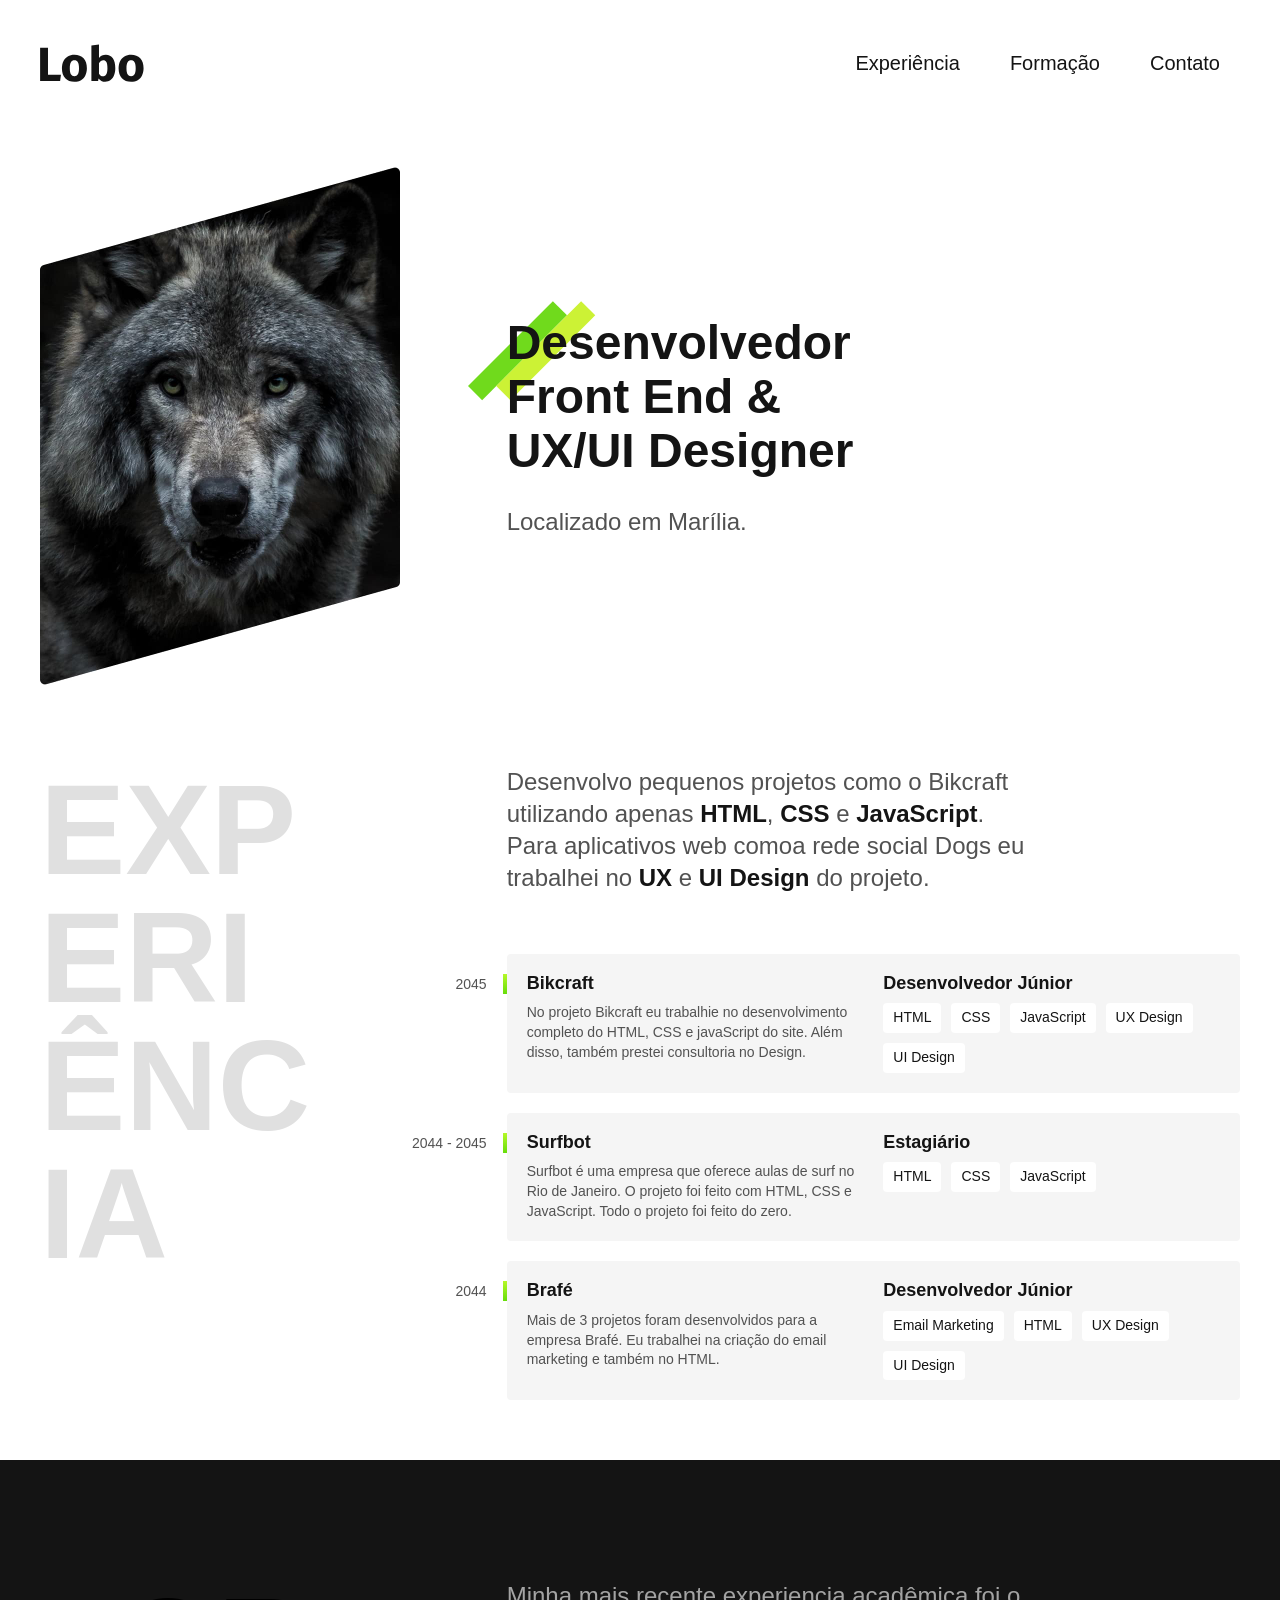
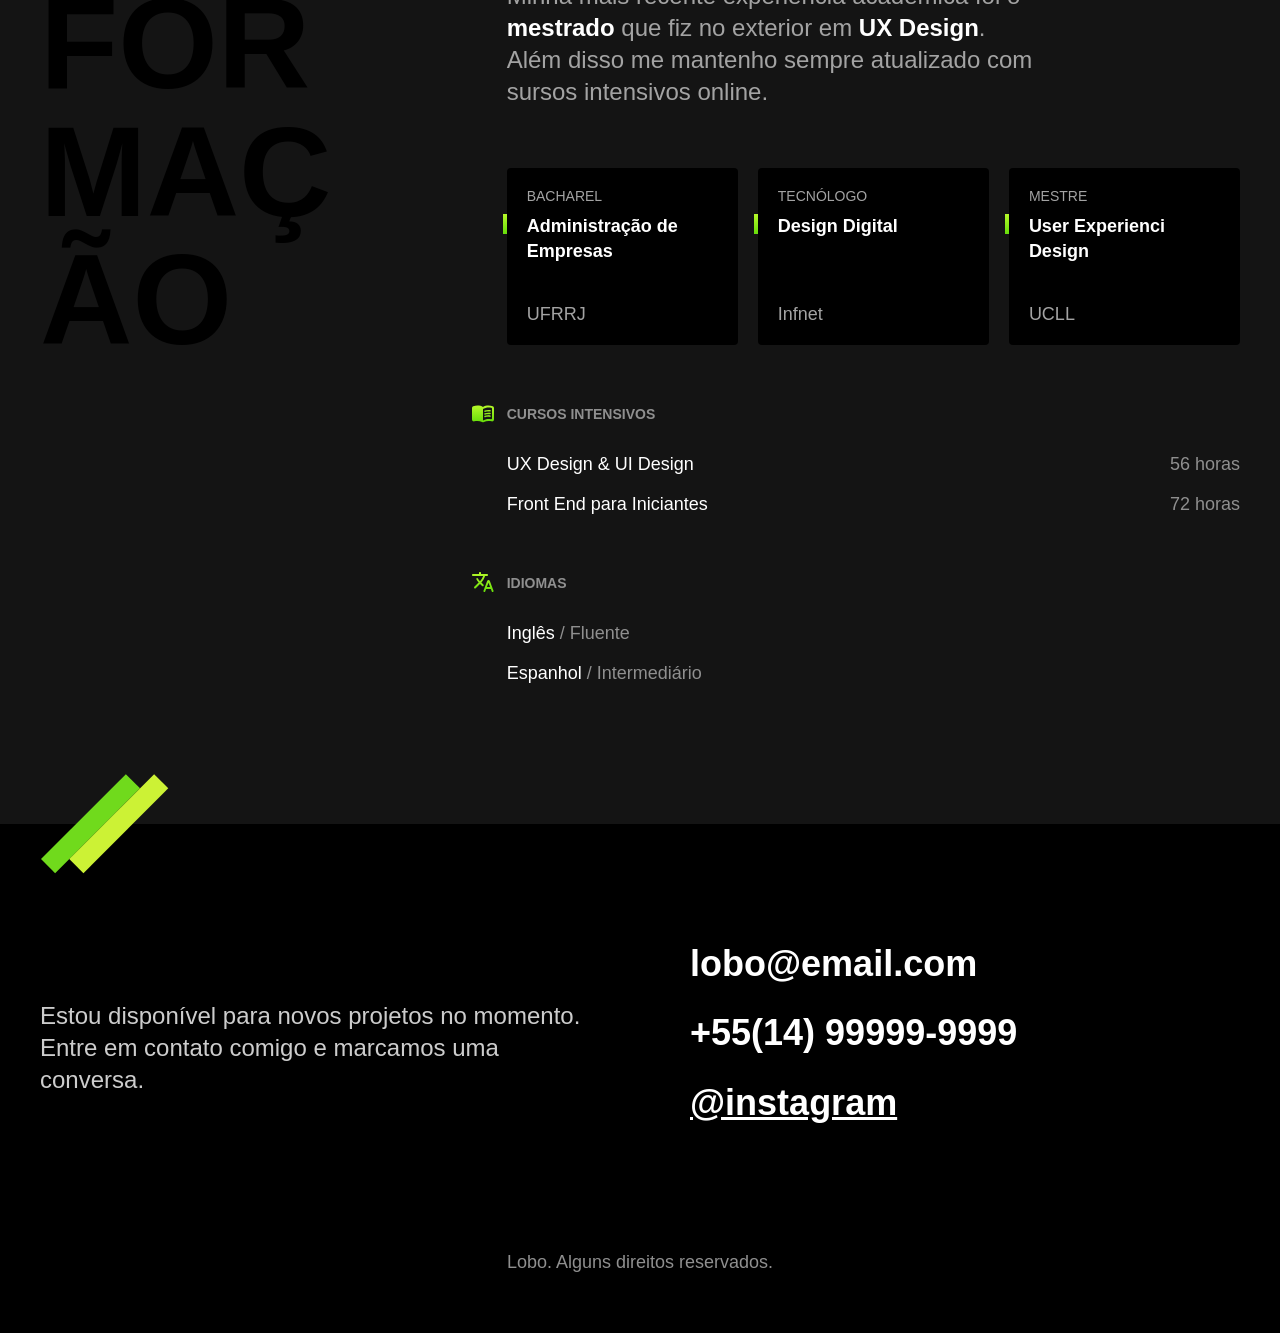
<file: index.html>
<!DOCTYPE html>
<html lang="pt-br">
<head>
    <meta charset="UTF-8">
    <meta name="viewport" content="width=device-width, initial-scale=1.0">
    <title>Lobo - Desenvolvedor e Designer</title>
    <meta name="description" content="Desenvolvedor Front End e UX/UI Designer, Localizado em Marília">
    <link rel="stylesheet" href="../css/index.css">
    <link rel="icon" href="./assets/favicon.svg" type="image/svg+xml">
</head>
<body>
    <header class="header">
        <img src="../assets/marca.svg" alt="Lobo" width="104" height="38">
        <nav>
            <ul   class="header-menu">
                <li><a href="#experiencia">Experiência</a></li>
                <li><a href="#formacao">Formação</a></li>
                <li><a href="#contato">Contato</a></li>
            </ul>
        </nav>
    </header>
    <main class="introducao">
        <img src="../assets/perfil.jpg" alt="Lobo Cinza" width="360" height="520">
        <div>
            <h1>Desenvolvedor<br/> Front End &<br/> UX/UI Designer</h1>
            <p>Localizado em Marília.</p>
        </div>
    </main>
    <section class="experiencia" id="experiencia" aria-label="Experiência">
        <h2  class="subtitulo">Experiência</h2>
        <div>
            <p class="experiencia-texto">
                Desenvolvo pequenos projetos como o Bikcraft utilizando apenas <strong>HTML</strong>, <strong>CSS</strong> e <strong>JavaScript</strong>. Para aplicativos web comoa rede social Dogs eu trabalhei no <strong>UX</strong> e <strong>UI Design</strong> do projeto.
            </p>
            <div class="empresa">
                <span class="empresa-ano">2045</span>
                <h3 class="empresa-titulo">Bikcraft</h3>
                <span class="empresa-titulo">Desenvolvedor Júnior</span>
                <p class="empresa-texto">
                    No projeto Bikcraft eu trabalhie no desenvolvimento completo do HTML, CSS e javaScript do site. Além disso, também prestei consultoria no Design.
                </p>
                <ul  class="empresa-habilidades">
                    <li>HTML</li>
                    <li>CSS</li>
                    <li>JavaScript</li>
                    <li>UX Design</li>
                    <li>UI Design</li>
                </ul>
            </div>

            <div class="empresa">
                <span class="empresa-ano">2044 - 2045</span>
                <h3 class="empresa-titulo">Surfbot</h3>
                <span class="empresa-titulo">Estagiário</span>
                <p class="empresa-texto">
                    Surfbot é uma empresa que oferece aulas de surf no Rio de Janeiro. O projeto foi feito com HTML, CSS e JavaScript. Todo  o projeto foi feito do zero.
                </p>
                <ul  class="empresa-habilidades">
                    <li>HTML</li>
                    <li>CSS</li>
                    <li>JavaScript</li>
                </ul>
            </div>

            <div class="empresa">
                <span class="empresa-ano">2044</span>
                <h3 class="empresa-titulo">Brafé</h3>
                <span class="empresa-titulo">Desenvolvedor Júnior</span>
                <p class="empresa-texto">
                    Mais de 3 projetos foram desenvolvidos para a empresa Brafé. Eu trabalhei na criação do email marketing e também no HTML.
                </p>
                <ul  class="empresa-habilidades">
                    <li>Email Marketing</li>
                    <li>HTML</li>
                    <li>UX Design</li>
                    <li>UI Design</li>
                </ul>
            </div>
        </div>
    </section>
    <section class="formacao" id="formacao" aria-label="Formação">
        <div class="formacao-container">
            <h2 class="subtitulo">Formação</h2>
            <div>
                <p class="formacao-texto">
                    Minha mais recente experiencia acadêmica foi o <strong>mestrado</strong> que fiz no exterior em <strong>UX Design</strong>. Além disso me mantenho sempre atualizado com sursos intensivos online.
                </p>
                <ul class="faculdade-lista">
                    <li class="faculdade">
                        <span class="faculdade-tipo">Bacharel</span>
                        <h3 class="faculdade-curso">Administração de Empresas</h3>
                        <span class="faculdade-instituicao">UFRRJ</span>
                    </li>
                    <li class="faculdade">
                        <span class="faculdade-tipo">Tecnólogo</span>
                        <h3 class="faculdade-curso">Design Digital</h3>
                        <span class="faculdade-instituicao">Infnet</span>
                    </li>
                    <li class="faculdade">
                        <span class="faculdade-tipo">Mestre</span>
                        <h3 class="faculdade-curso">User Experienci Design</h3>
                        <span class="faculdade-instituicao">UCLL</span>
                    </li>
                </ul>

                <div class="formacao-extra">
                    <div class="cursos">
                        <h3>Cursos Intensivos</h3>
                        <ul>
                            <li>UX Design & UI Design <span>56 horas</span></li>
                            <li>Front End para Iniciantes <span>72 horas</span></li>
                        </ul>
                    </div>
                    <div class="idiomas">
                        <h3>Idiomas</h3>
                        <ul>
                            <li>Inglês <span> / Fluente</span></li>
                            <li>Espanhol <span>/ Intermediário</span></li>
                        </ul>
                    </div>
                </div>
            </div>
        </div>
    </section>
    <footer class="footer" id="contato">
        <div class="footer-container">
            <p class="footer-texto">
                Estou disponível para novos projetos no momento. Entre em contato comigo e marcamos uma conversa.
            </p>
            <ul class="footer-contato">
                <li>lobo@email.com</li>
                <li>+55(14) 99999-9999</li>
                <li><a href="/">@instagram</a></li>
            </ul>
            <p class="footer-copy">
                Lobo. Alguns direitos reservados.
            </p>
        </div>
    </footer>
</body>
</html>
</file>
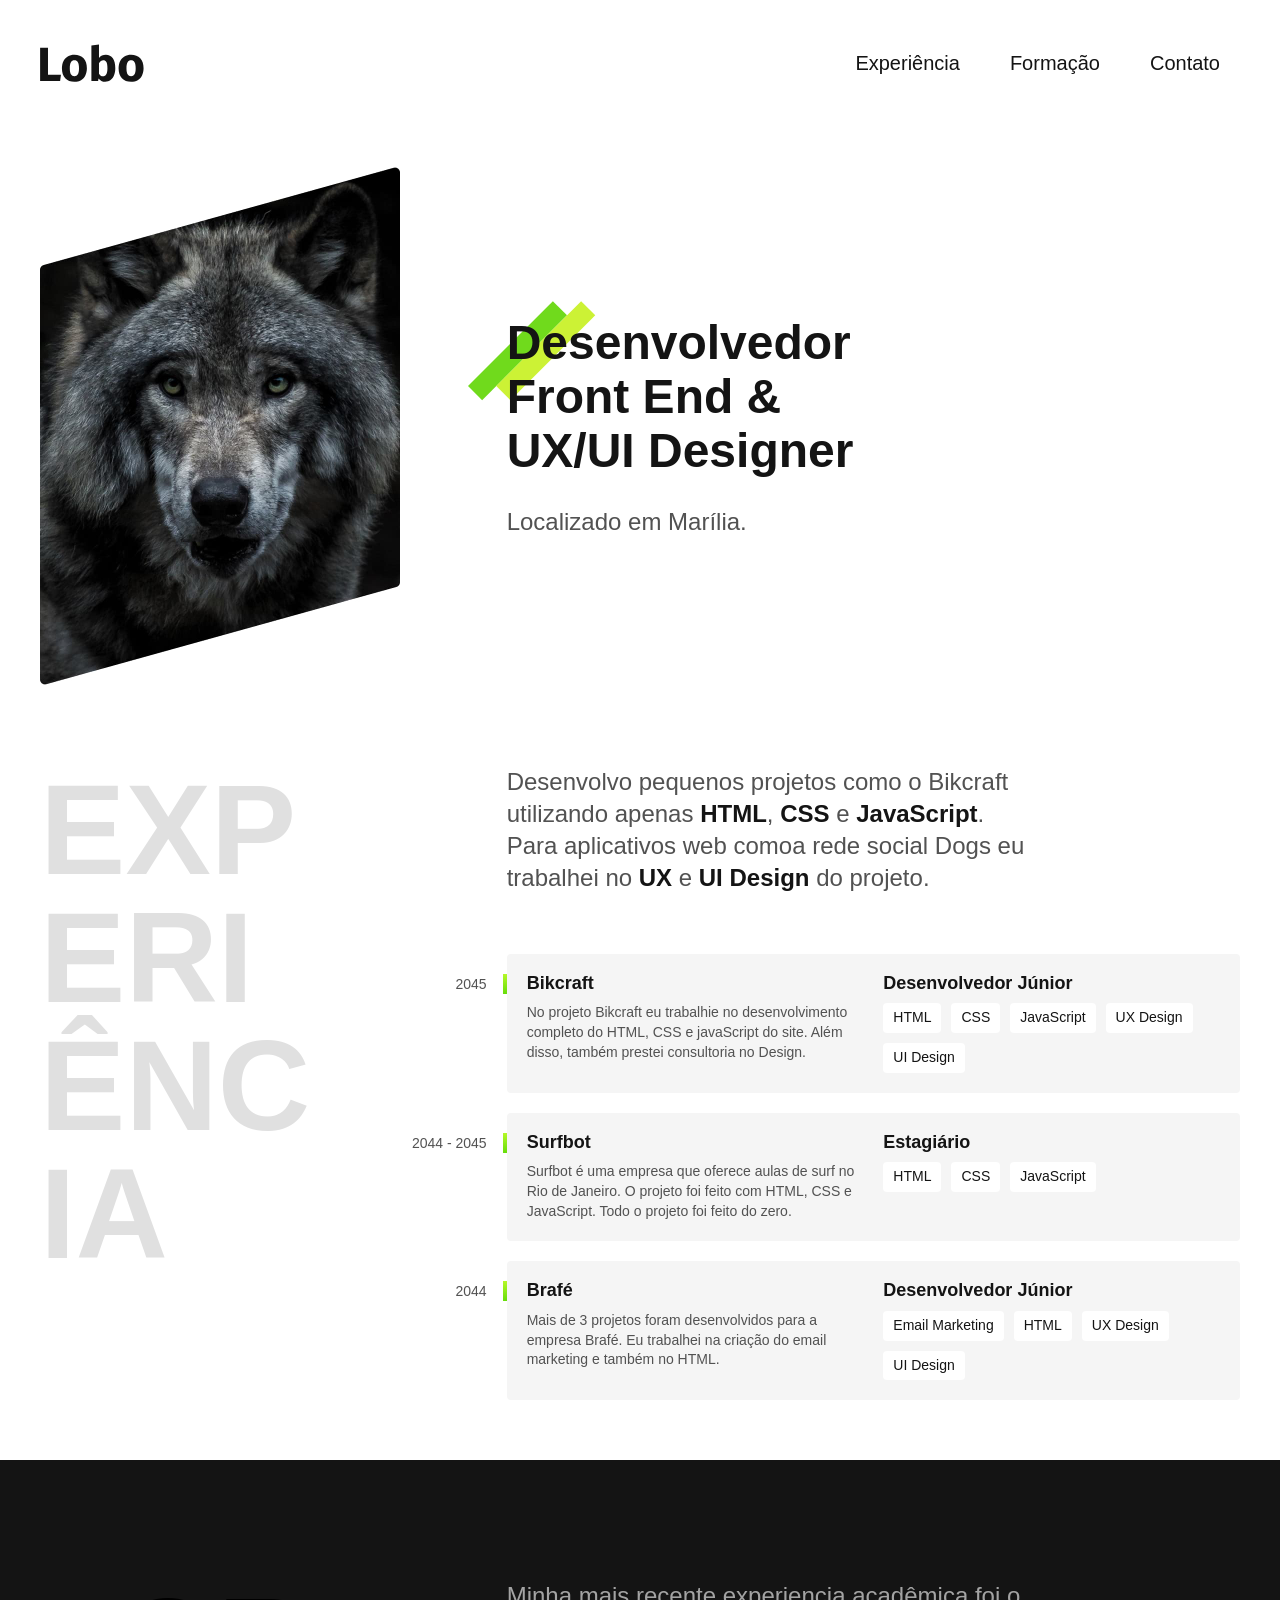
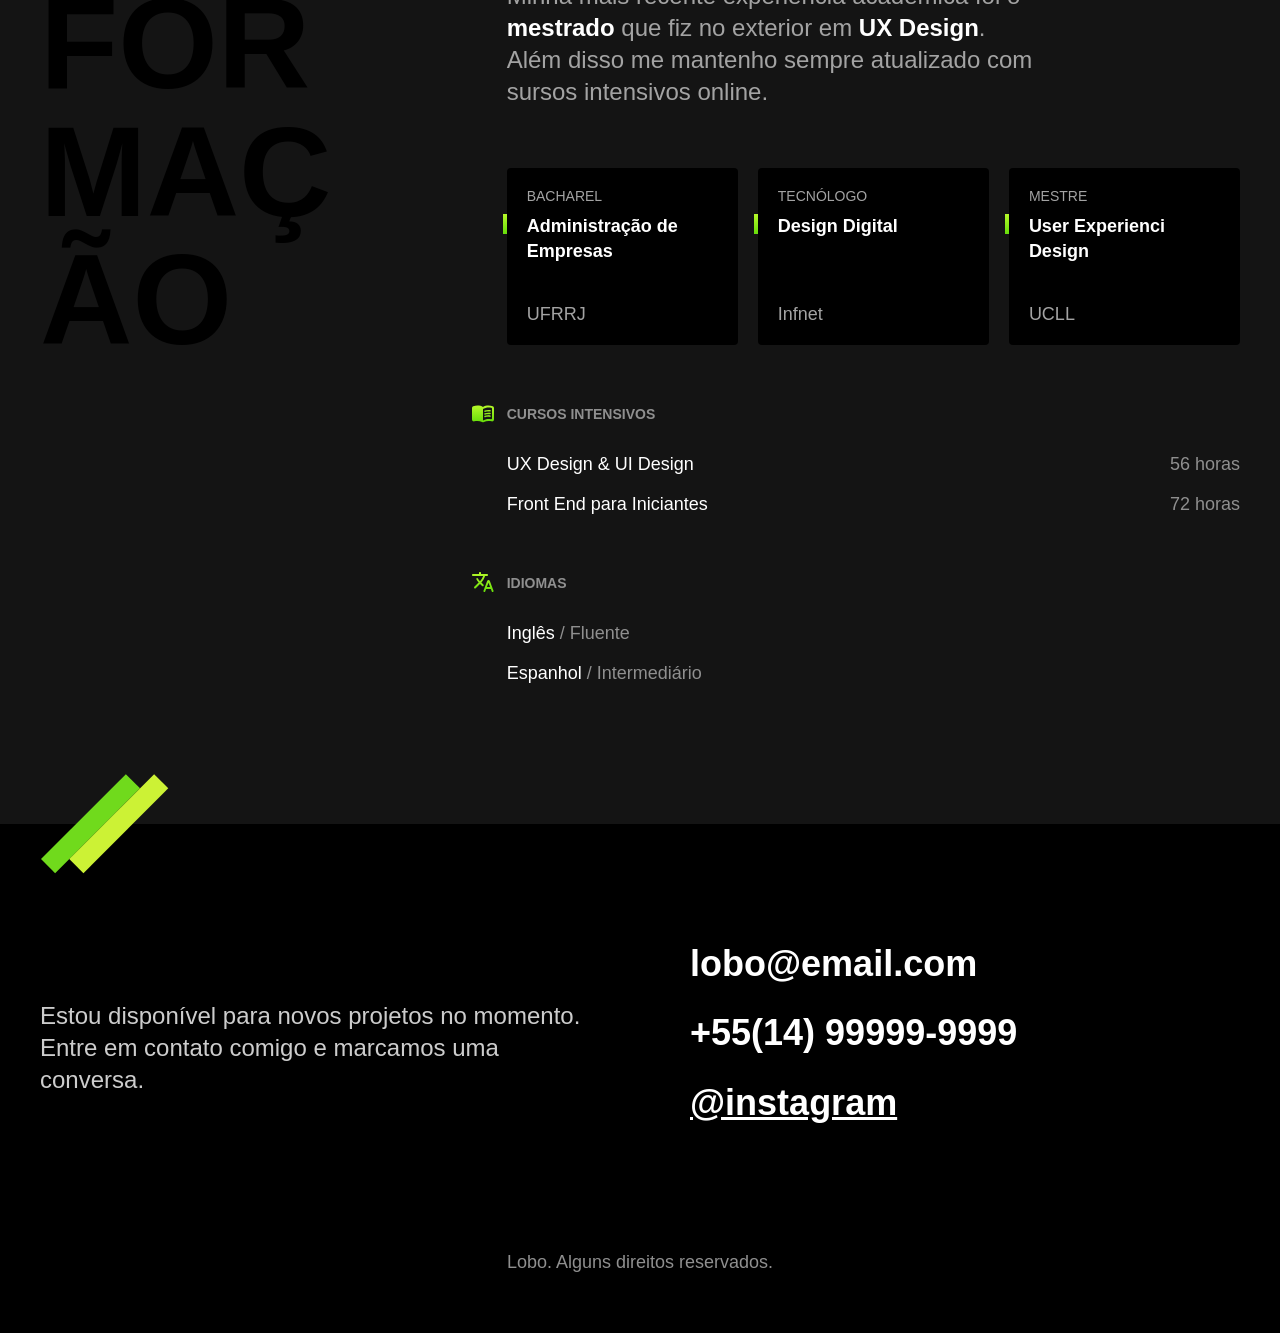
<file: views/index.html>
<!DOCTYPE html>
<html lang="pt-br">
<head>
    <meta charset="UTF-8">
    <meta name="viewport" content="width=device-width, initial-scale=1.0">
    <title>Lobo - Desenvolvedor e Designer</title>
    <meta name="description" content="Desenvolvedor Front End e UX/UI Designer, Localizado em Marília">
    <link rel="stylesheet" href="../css/index.css">
</head>
<body>
    <header class="header">
        <img src="../assets/marca.svg" alt="Lobo" width="104" height="38">
        <nav>
            <ul   class="header-menu">
                <li><a href="#experiencia">Experiência</a></li>
                <li><a href="#formacao">Formação</a></li>
                <li><a href="#contato">Contato</a></li>
            </ul>
        </nav>
    </header>
    <main class="introducao">
        <img src="../assets/perfil.jpg" alt="Lobo Cinza" width="360" height="520">
        <div>
            <h1>Desenvolvedor<br/> Front End &<br/> UX/UI Designer</h1>
            <p>Localizado em Marília.</p>
        </div>
    </main>
    <section class="experiencia" id="experiencia" aria-label="Experiência">
        <h2  class="subtitulo">Experiência</h2>
        <div>
            <p class="experiencia-texto">
                Desenvolvo pequenos projetos como o Bikcraft utilizando apenas <strong>HTML</strong>, <strong>CSS</strong> e <strong>JavaScript</strong>. Para aplicativos web comoa rede social Dogs eu trabalhei no <strong>UX</strong> e <strong>UI Design</strong> do projeto.
            </p>
            <div class="empresa">
                <span class="empresa-ano">2045</span>
                <h3 class="empresa-titulo">Bikcraft</h3>
                <span class="empresa-titulo">Desenvolvedor Júnior</span>
                <p class="empresa-texto">
                    No projeto Bikcraft eu trabalhie no desenvolvimento completo do HTML, CSS e javaScript do site. Além disso, também prestei consultoria no Design.
                </p>
                <ul  class="empresa-habilidades">
                    <li>HTML</li>
                    <li>CSS</li>
                    <li>JavaScript</li>
                    <li>UX Design</li>
                    <li>UI Design</li>
                </ul>
            </div>

            <div class="empresa">
                <span class="empresa-ano">2044 - 2045</span>
                <h3 class="empresa-titulo">Surfbot</h3>
                <span class="empresa-titulo">Estagiário</span>
                <p class="empresa-texto">
                    Surfbot é uma empresa que oferece aulas de surf no Rio de Janeiro. O projeto foi feito com HTML, CSS e JavaScript. Todo  o projeto foi feito do zero.
                </p>
                <ul  class="empresa-habilidades">
                    <li>HTML</li>
                    <li>CSS</li>
                    <li>JavaScript</li>
                </ul>
            </div>

            <div class="empresa">
                <span class="empresa-ano">2044</span>
                <h3 class="empresa-titulo">Brafé</h3>
                <span class="empresa-titulo">Desenvolvedor Júnior</span>
                <p class="empresa-texto">
                    Mais de 3 projetos foram desenvolvidos para a empresa Brafé. Eu trabalhei na criação do email marketing e também no HTML.
                </p>
                <ul  class="empresa-habilidades">
                    <li>Email Marketing</li>
                    <li>HTML</li>
                    <li>UX Design</li>
                    <li>UI Design</li>
                </ul>
            </div>
        </div>
    </section>
    <section class="formacao" id="formacao" aria-label="Formação">
        <div class="formacao-container">
            <h2 class="subtitulo">Formação</h2>
            <div>
                <p class="formacao-texto">
                    Minha mais recente experiencia acadêmica foi o <strong>mestrado</strong> que fiz no exterior em <strong>UX Design</strong>. Além disso me mantenho sempre atualizado com sursos intensivos online.
                </p>
                <ul class="faculdade-lista">
                    <li class="faculdade">
                        <span class="faculdade-tipo">Bacharel</span>
                        <h3 class="faculdade-curso">Administração de Empresas</h3>
                        <span class="faculdade-instituicao">UFRRJ</span>
                    </li>
                    <li class="faculdade">
                        <span class="faculdade-tipo">Tecnólogo</span>
                        <h3 class="faculdade-curso">Design Digital</h3>
                        <span class="faculdade-instituicao">Infnet</span>
                    </li>
                    <li class="faculdade">
                        <span class="faculdade-tipo">Mestre</span>
                        <h3 class="faculdade-curso">User Experienci Design</h3>
                        <span class="faculdade-instituicao">UCLL</span>
                    </li>
                </ul>

                <div class="formacao-extra">
                    <div class="cursos">
                        <h3>Cursos Intensivos</h3>
                        <ul>
                            <li>UX Design & UI Design <span>56 horas</span></li>
                            <li>Front End para Iniciantes <span>72 horas</span></li>
                        </ul>
                    </div>
                    <div class="idiomas">
                        <h3>Idiomas</h3>
                        <ul>
                            <li>Inglês <span> / Fluente</span></li>
                            <li>Espanhol <span>/ Intermediário</span></li>
                        </ul>
                    </div>
                </div>
            </div>
        </div>
    </section>
    <footer class="footer" id="contato">
        <div class="footer-container">
            <p class="footer-texto">
                Estou disponível para novos projetos no momento. Entre em contato comigo e marcamos uma conversa.
            </p>
            <ul class="footer-contato">
                <li>lobo@email.com</li>
                <li>+55(14) 99999-9999</li>
                <li><a href="/">@instagram</a></li>
            </ul>
            <p class="footer-copy">
                Lobo. Alguns direitos reservados.
            </p>
        </div>
    </footer>
</body>
</html>
</file>
<file: css/index.css>
@import './global.css';
@import './header.css';
@import './introducao.css';
@import './experiencia.css';
@import './formacao.css';
@import './footer.css';
</file>
